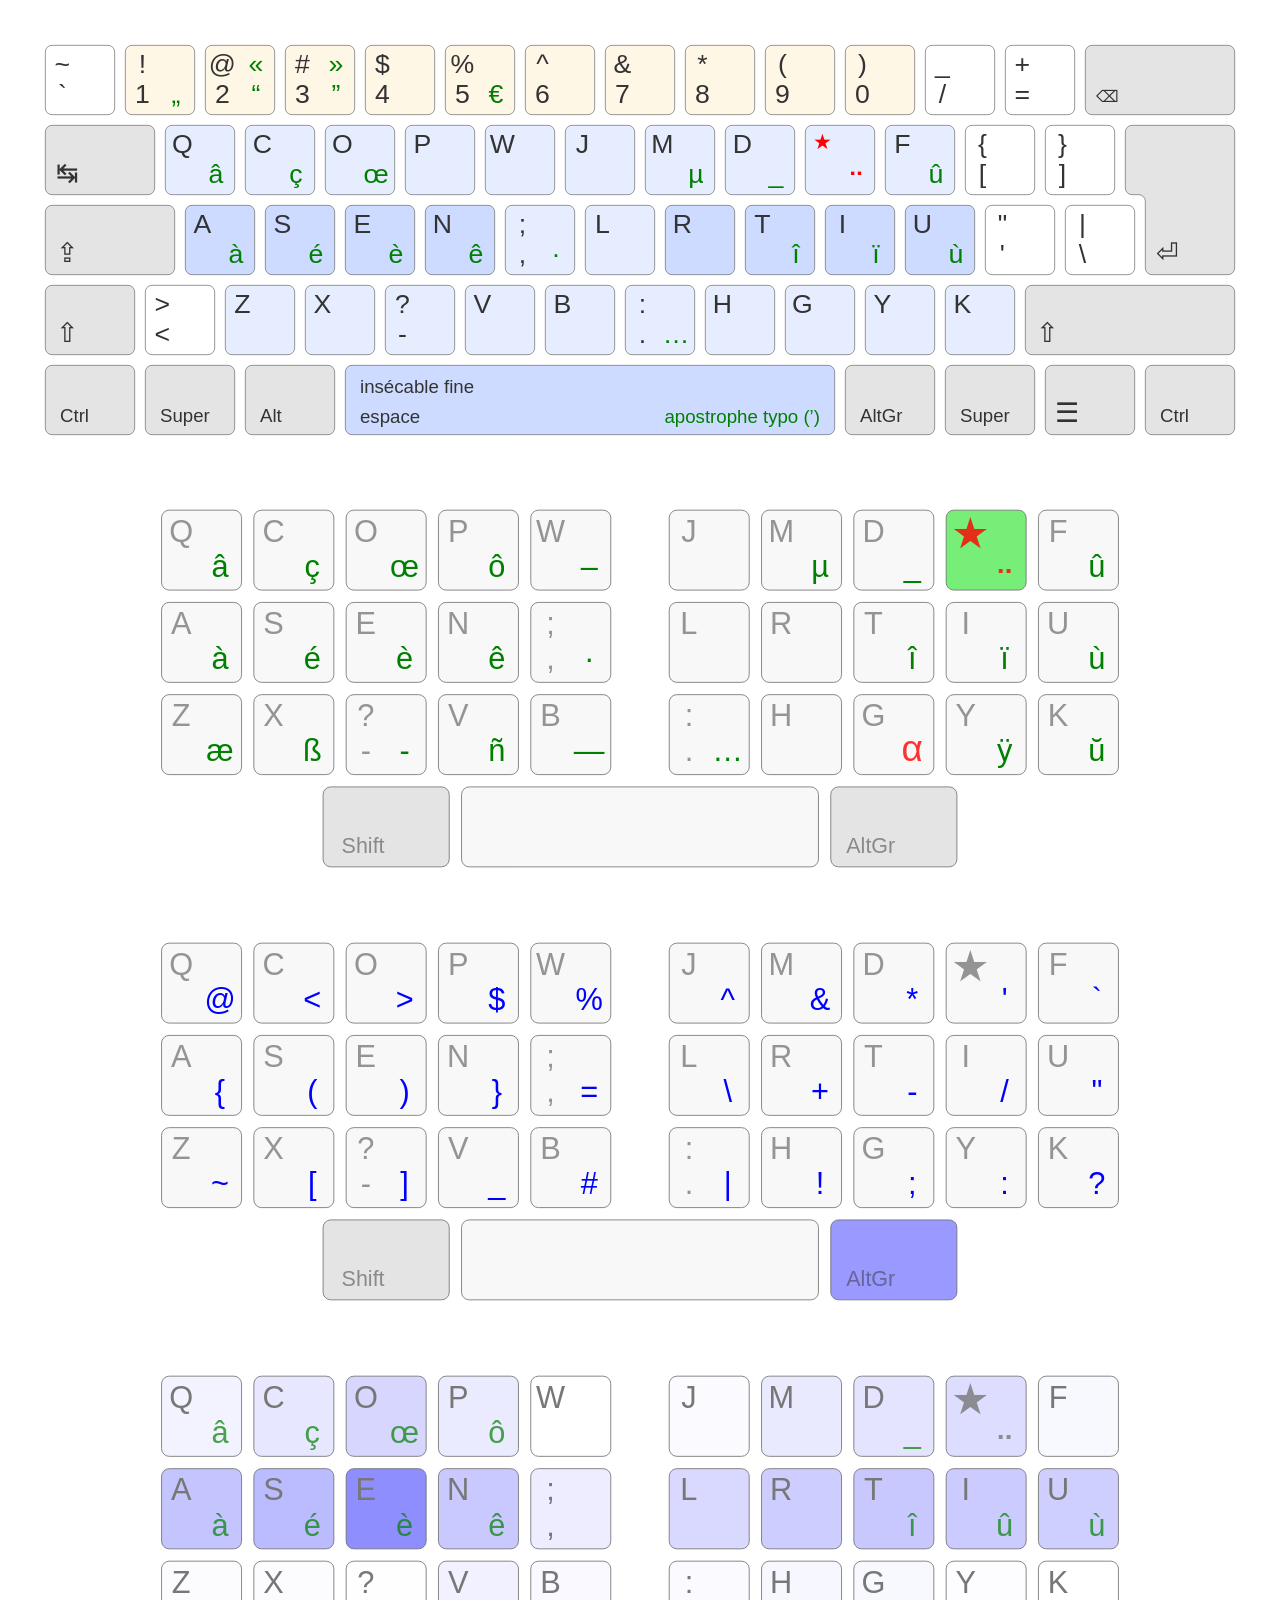
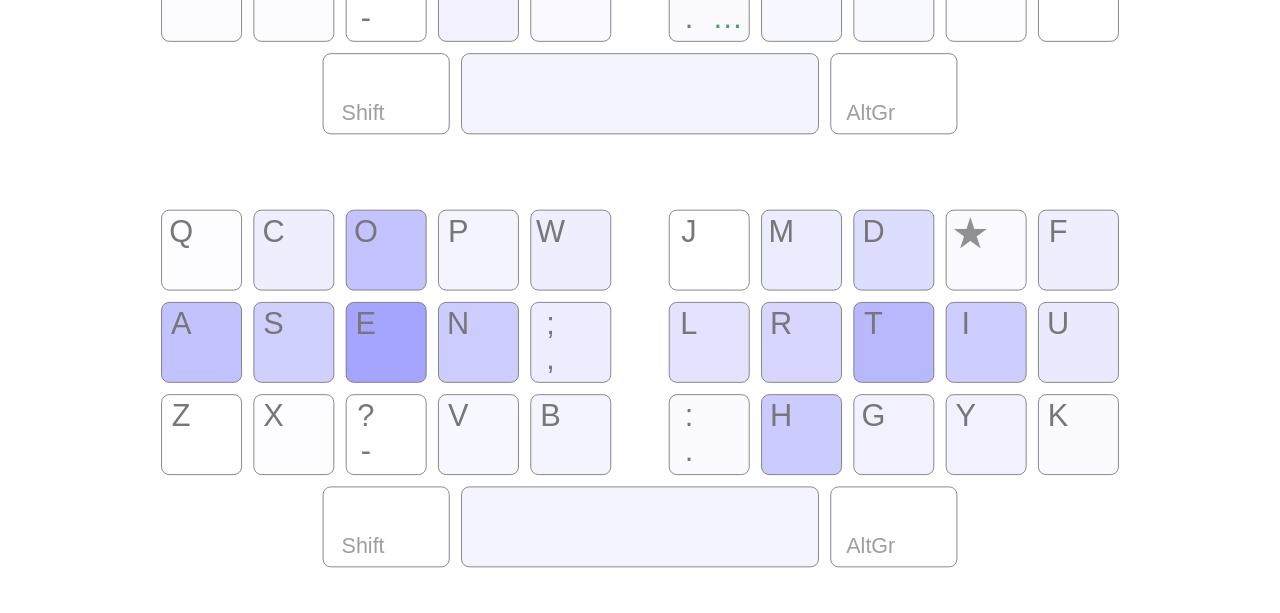
<file: img/index.html>
<html>
<head>
  <style>
    img { display: block; padding: 2em; }
    @media (prefers-color-scheme: dark) {
      body { background-color: black; }
    }
    div { background-color: white; }
  </style>
</head>
<body>
  <div>
    <img src="ergol.svg">
  </div>
  <img src="ergol_1dk.svg">
  <img src="ergol_altgr.svg">
  <img src="ergol_fr.svg">
  <img src="ergol_en.svg">
</body>
</html>
</file>
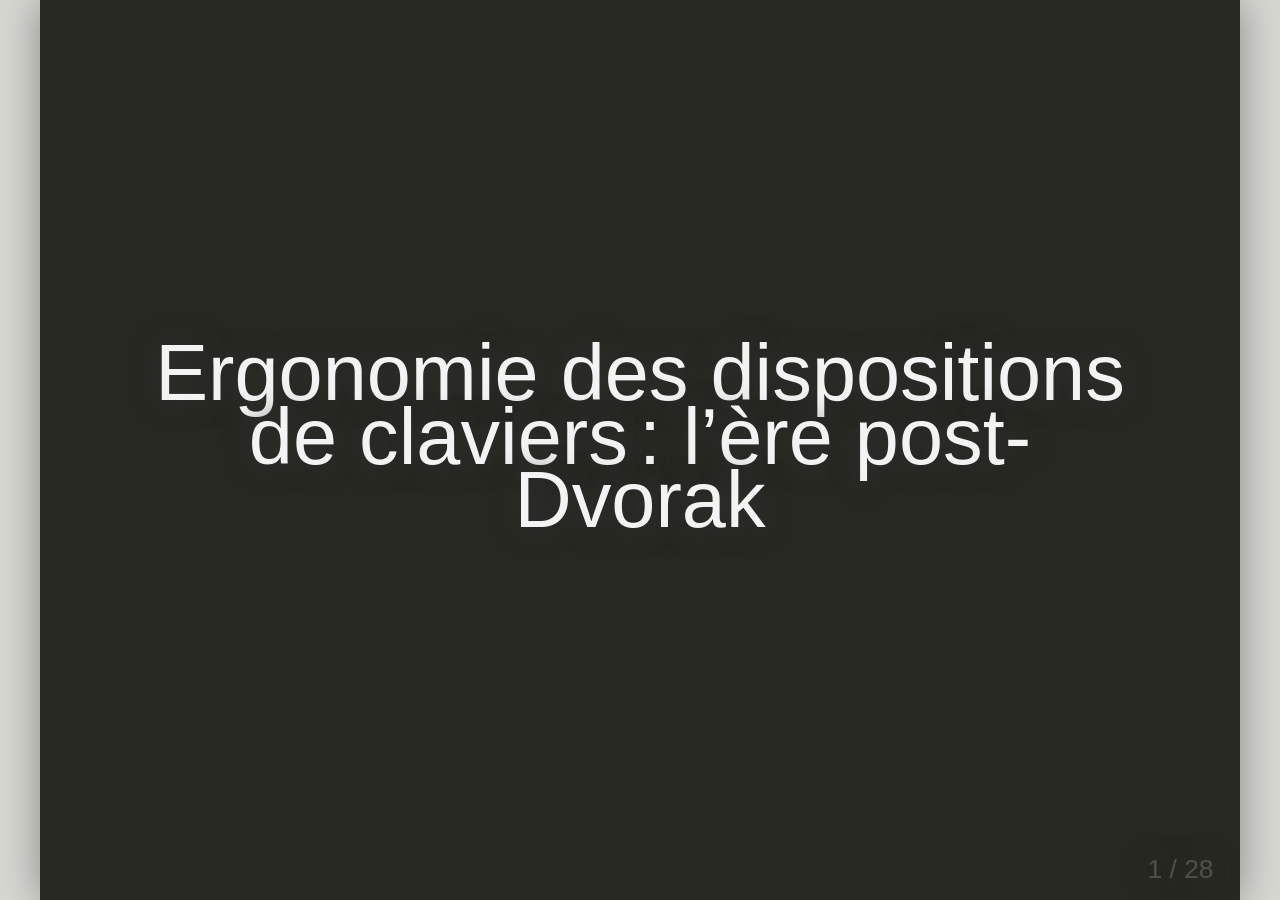
<file: slides/CapitolDuLibre2023/index.html>
<!DOCTYPE html>
<html>
  <head>
    <meta charset="UTF-8"/>
    <title>Ergonomie holistique du clavier</title>
    <style type="text/css">
      /*
      @import url(https://fonts.googleapis.com/css?family=Yanone+Kaffeesatz);
      @import url(https://fonts.googleapis.com/css?family=Droid+Serif:400,700,400italic);
      @import url(https://fonts.googleapis.com/css?family=Ubuntu+Mono:400,700,400italic);
      body { font-family: 'Droid Serif'; }
      h1, h2, h3 {
        font-family: 'Yanone Kaffeesatz';
        font-weight: normal;
      }
      .remark-code, .remark-inline-code { font-family: 'Ubuntu Mono'; }
      */
      .pull-left {
        float: left;
        width: 47%;
      }
      .pull-right {
        float: right;
        width: 47%;
      }
      .pull-right ~ p {
        clear: both;
      }
      #slideshow .slide .content code {
        font-size: 0.8em;
      }
      #slideshow .slide .content pre code {
        font-size: 0.9em;
        padding: 15px;
      }
      .inverse {
        background: #272822;
        color: #777872;
        text-shadow: 0 0 20px #333;
      }
      .inverse h1, .inverse h2 {
        color: #f3f3f3;
        line-height: 0.8em;
      }
      .inverse ul {
        margin-top: 2.5em;
      }
      .inverse li {
        text-align: left;
      }

      /* Slide-specific styling */
      #slide-inverse .footnote {
        bottom: 12px;
        left: 20px;
      }
      #slide-how .slides {
        font-size: 0.9em;
        position: absolute;
        top:  151px;
        right: 140px;
      }
      #slide-how .slides h3 {
        margin-top: 0.2em;
      }
      #slide-how .slides .first, #slide-how .slides .second {
        padding: 1px 20px;
        height: 90px;
        width: 120px;
        -moz-box-shadow: 0 0 10px #777;
        -webkit-box-shadow: 0 0 10px #777;
        box-shadow: 0 0 10px #777;
      }
      #slide-how .slides .first {
        background: #fff;
        position: absolute;
        top: 20%;
        left: 20%;
        z-index: 1;
      }
      #slide-how .slides .second {
        position: relative;
        background: #fff;
        z-index: 0;
      }

      /* kaze's stuff */
      body, h1, h2, h3 {
        font-family: "Liberation Sans", sans-serif;
      }
      h1, h2, h3 {
        font-weight: 400;
        margin-bottom: 0;
      }
      .remark-slide-content h1 { font-size: 3em; text-align: center; margin-bottom: 1em; }
      .remark-slide-content h2 { font-size: 2em; }
      .remark-slide-content h3 { font-size: 1.6em; }
      .remark-slide-content {
        background-size: contain;
      }
      p, li {
        font-size: 1.4em;
        margin-bottom: 1em;
      }
      img {
        max-width: 100%;
        max-height: 100%;
      }
      .footnote {
        position: absolute;
        bottom: 3em;
      }
      li p { line-height: 1.25em; }
      .red { color: #fa0000; }
      .large { font-size: 2em; }
      li li {
        font-size: 0.8em;
        margin-top: 0.3em;
        margin-bottom: 0;
      }
      key {
        display: inline-block;
        padding: 2px;
        border: 1px solid #888;
        border-radius: 2px;
        background-color: #eee;
      }
      .remark-code {
        text-align: center;
        font-size: 1.3em;
        font-weight: bold;
        margin-top: 0;
      }
      pre {
        margin-bottom: 2em;
      }
      a, a > code {
        color: rgb(249, 38, 114);
        text-decoration: none;
      }
      code {
        background: #e7e8e2;
        border-radius: 5px;
      }
      .remark-code, .remark-inline-code { font-family: 'Ubuntu Mono'; }
      .remark-code-line-highlighted     { background-color: #373832; }
      .inverse {
        background-position: center;
        background-repeat: no-repeat;
      }
    </style>
  </head>
  <body>
    <textarea id="source">
name: inverse
layout: true
class: center, middle, inverse

---
layout: false
class: middle, inverse

# Ergonomie des dispositions de claviers : l’ère post-Dvorak

---
## Qui suis-je?

- pseudo courant : Nuclear-Squid
- vrai nom : Léo Cazenave
- étudiant en informatique et électronique à Grenoble
- je traîne sur r/keyboard_layouts comme d’autres traînent sur pornhub
- dirige le projet Ergo-L

---
class: middle, inverse

# L’ère de Dvorak

---
## Qwerty (1878)

![](images/heatmap_qwerty.png)

- touches fréquentes éloignées
- charge des doigts très déséquilibrée
- trop d’enchaînements rédhibitoires (SFU ~= 5.75%)

---
## Dvorak (1936)

![](images/heatmap_dvorak.png)

- premier essai d’optimisation du clavier
- beaucoup plus efficace (SFU ~= 2.62%)
- perte des raccourcis claviers usuels

---
## Qwerty vs Dvorak <small>(pour la plupart des gens)</small>

![](images/heatmap_dvorak.png)

- confort de saisie :
    + Qwerty : pas ouf
    + Dvorak : optimisé
- bureautique :
    + Qwerty : optimisé
    + Dvorak : pas ouf

---
## Bépo ! (2010)

![](images/heatmap_bepo.png)

- SFU de 2.55%
- Dvorak pour le Français
- (*avec des changements débatables)

---
## Les contraintes des machines à écrire

![](images/machine_a_ecrire.jpg)

- Les roulements sont à éviter
- Les raccourcis n’existaient pas encore

=> Dvorak repose sur des principes dépassés

---
template: inverse

# L’avènement de<br><br>Colemak et du Planck

---
## Planck (2015)

![](images/planck2.png)

On déplace les touches sous les doigts, au lieu des doigts sur les touches

Pour comprendre l’intérêt, venez voir notre stand

---

<div style="text-align: center">
    <img src="images/kinesis_contour.png"> </img>
    <p>avant / après<p>
    <img src="images/ferris2.jpg" width="60%"> </img>
</div>

---
## Colemak (2006)

![](images/heatmap_colemak.png)

- raccourcis usuels conservés (sauf `ctrl+S`)
- favorise les alternances de mains *et* les roulements

=> meilleur que Dvorak **avec** les raccourcis de Qwerty

---
## Workman (2010)

![](images/heatmap_workman.png)

- \+ *excellente* charge des doigts / heatmap
- \- SFU moins bon que Colemak (~2.55%)

---
template: inverse

# Développons une dispo <br> <br> francophone moderne

---
## La stats à optimiser en priorité

les stats qu’on peut étudier :

- heatmap / charge des doigts
- taux de SFU / SKU
- proportion de roulements / changements de mains

Vous pensez quoi ?

---
## La stats à optimiser en priorité

les stats qu’on peut étudier :

- heatmap / charge des doigts
- taux de **SFU** / SKU
- proportion de roulements / changements de mains

=> aucune, on cherche à avoir ni la meilleure moyenne, ni le meilleur score possible sur une seule stat, mais limiter les points d’accroche.

---
## Objectifs d’Ergo-L

- un layout qui optimise les 3×10 touches pour :
    + français
    + anglais
    + programmation
<!-- - une ergonomie façon Colemak / Workman -->
- une ergonomie façon Colemak <br> <small>les raccouris claviers usuels (`ctrl+[QASZXCV]`)</small>
- une heatmap façon Workman
- permet une typographie nickel
- les chiffres en direct !!!
- compatible claviers compacts

---
## Français **et** anglais ??

![](images/top10letters.png)

![](images/top10letters_ergol.png)

Donc oui, c’est carrément possible.

---
## Pourquoi pas le E sur l’index ?

- le `E` est de très loin la lettre la plus fréquente en français et anglais
- Bépo l’a fait
- aucun autre layout optimisé ne l’a fait

=> charge des doigts très déséquilibrée et enchaînements pourris

---
## Comment on gère les accents ?

On les donne en accés direct :
- en extension, comme Azerty
- dans les 3×10 touches, comme Bépo

=> pas compatible claviers compacts

<br>

On les met en AltGr :

=> source d’erreur à haute vitesse

(voir les travaux de Ben Vallack)

---
## Touche morte !

La touche morte permet de faire les accents, diacritiques et ponctuations spéciales

- \+ compacte
- \+ inratable
- \- ajoute ~4% de touches (dont 3% pour `é` et `’`)
- \- cause quelques SFB supplémentaires

=> Démo !

utilisée depuis 15 ans en Qwerty Lafayette

---
## AltGr

![](images/ergol_altgr.png)

on peut avoir un AltGr dédié aux symboles de prog

enchaînements courants optimisés : `+=`, `=>`, `!=`, `$@`…

=> Re Démo !

---
## Petit jeu

![](images/jeu_reponse_cache.png)

---
## Petit jeu

![](images/jeu_reponse.png)

---
## Attention aux stats

<small> charge des doigts d’Ergo-L en français : </small>

![](images/charge_doigts_ergol.png)

Ces stats permettent d’avoir une super vue d’ensemble, mais il faut savoir les interpréter

=> Toujours essayer la dispo avant de prendre une décision

---
## Attention aux stats

![](images/ergolak.png)

---
## Vers l’infini et au-delà !

![](images/heatmap_mtgap.png)

En renonçant à certains critères de confort*, on peut atteindre un taux SFU extrèmement bas : SFU=1.02% !

*(raccourcis usuels, charge des doigts…)

---
template: inverse

## Ergo-L est meilleur que Dvorak en anglais <br> et que Bépo en français

<small>(et que Qwerty en programmation)</small>

- Dvorak était pertinent sur des machines à écrire
- Colemak est bien meilleur sur les claviers modernes
- (et les claviers compacts, ça claque)
- <small>(et les chiffres en indirect, c’est infect…)</small>

[https://ergol.org](ergol.org)


    </textarea>
    <script src="remark.js" type="text/javascript"></script>
    <script type="text/javascript">
      var slideshow = remark.create();
    </script>
  </body>
</html>
</file>
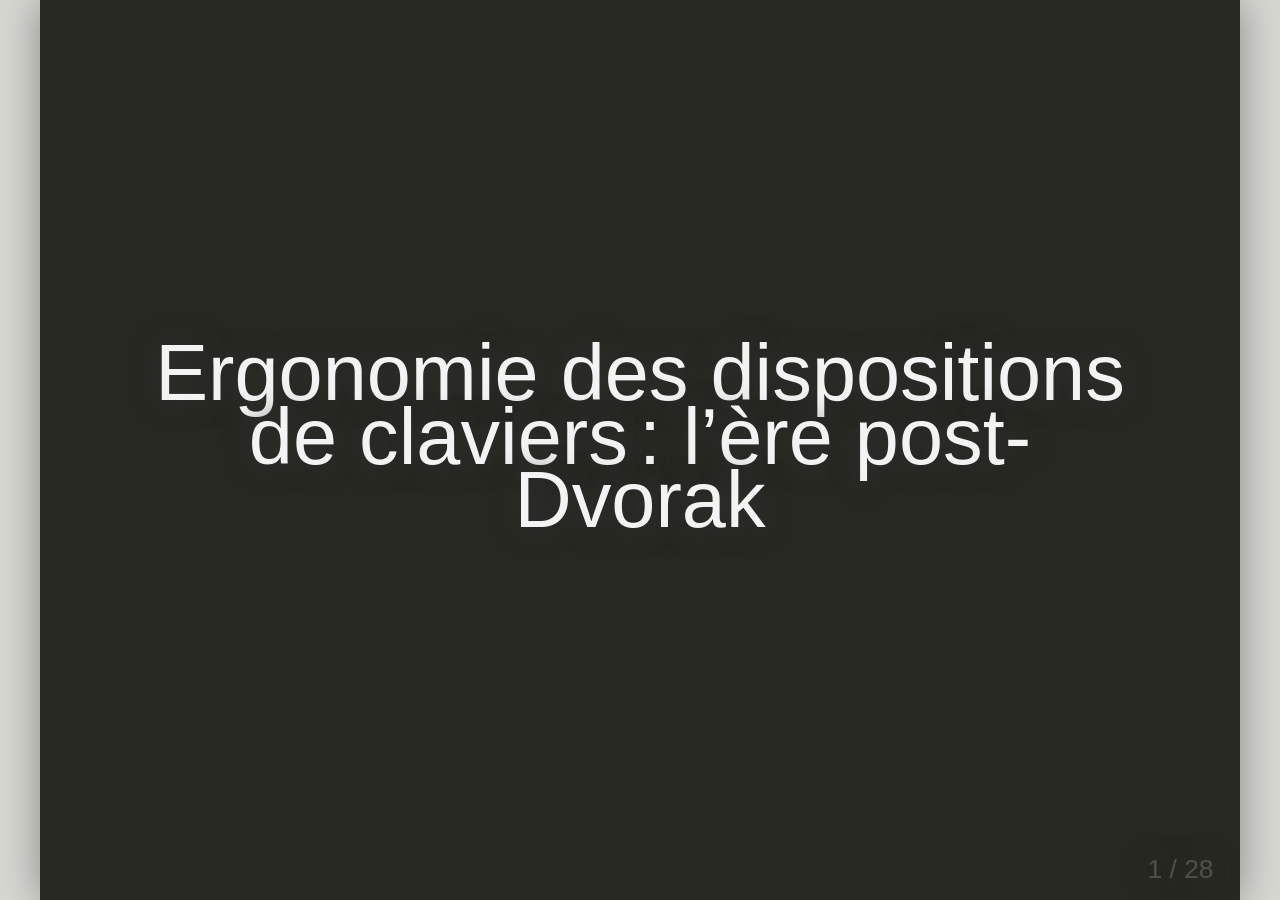
<file: slides/CapitoleDuLibre2023/index.html>
<!DOCTYPE html>
<html>
  <head>
    <meta charset="UTF-8"/>
    <title>Ergonomie des dispositions de claviers : l’ère post-Dvorak</title>
    <style type="text/css">
      /*
      @import url(https://fonts.googleapis.com/css?family=Yanone+Kaffeesatz);
      @import url(https://fonts.googleapis.com/css?family=Droid+Serif:400,700,400italic);
      @import url(https://fonts.googleapis.com/css?family=Ubuntu+Mono:400,700,400italic);
      body { font-family: 'Droid Serif'; }
      h1, h2, h3 {
        font-family: 'Yanone Kaffeesatz';
        font-weight: normal;
      }
      .remark-code, .remark-inline-code { font-family: 'Ubuntu Mono'; }
      */
      .pull-left {
        float: left;
        width: 47%;
      }
      .pull-right {
        float: right;
        width: 47%;
      }
      .pull-right ~ p {
        clear: both;
      }
      #slideshow .slide .content code {
        font-size: 0.8em;
      }
      #slideshow .slide .content pre code {
        font-size: 0.9em;
        padding: 15px;
      }
      .inverse {
        background: #272822;
        color: #777872;
        text-shadow: 0 0 20px #333;
      }
      .inverse h1, .inverse h2 {
        color: #f3f3f3;
        line-height: 0.8em;
      }
      .inverse ul {
        margin-top: 2.5em;
      }
      .inverse li {
        text-align: left;
      }

      /* Slide-specific styling */
      #slide-inverse .footnote {
        bottom: 12px;
        left: 20px;
      }
      #slide-how .slides {
        font-size: 0.9em;
        position: absolute;
        top:  151px;
        right: 140px;
      }
      #slide-how .slides h3 {
        margin-top: 0.2em;
      }
      #slide-how .slides .first, #slide-how .slides .second {
        padding: 1px 20px;
        height: 90px;
        width: 120px;
        -moz-box-shadow: 0 0 10px #777;
        -webkit-box-shadow: 0 0 10px #777;
        box-shadow: 0 0 10px #777;
      }
      #slide-how .slides .first {
        background: #fff;
        position: absolute;
        top: 20%;
        left: 20%;
        z-index: 1;
      }
      #slide-how .slides .second {
        position: relative;
        background: #fff;
        z-index: 0;
      }

      /* kaze's stuff */
      body, h1, h2, h3 {
        font-family: "Liberation Sans", sans-serif;
      }
      h1, h2, h3 {
        font-weight: 400;
        margin-bottom: 0;
      }
      .remark-slide-content h1 { font-size: 3em; text-align: center; margin-bottom: 1em; }
      .remark-slide-content h2 { font-size: 2em; }
      .remark-slide-content h3 { font-size: 1.6em; }
      .remark-slide-content {
        background-size: contain;
      }
      p, li {
        font-size: 1.4em;
        margin-bottom: 1em;
      }
      img {
        max-width: 100%;
        max-height: 100%;
      }
      .footnote {
        position: absolute;
        bottom: 3em;
      }
      li p { line-height: 1.25em; }
      .red { color: #fa0000; }
      .large { font-size: 2em; }
      li li {
        font-size: 0.8em;
        margin-top: 0.3em;
        margin-bottom: 0;
      }
      key {
        display: inline-block;
        padding: 2px;
        border: 1px solid #888;
        border-radius: 2px;
        background-color: #eee;
      }
      .remark-code {
        text-align: center;
        font-size: 1.3em;
        font-weight: bold;
        margin-top: 0;
      }
      pre {
        margin-bottom: 2em;
      }
      a, a > code {
        color: rgb(249, 38, 114);
        text-decoration: none;
      }
      code {
        background: #e7e8e2;
        border-radius: 5px;
      }
      .remark-code, .remark-inline-code { font-family: 'Ubuntu Mono'; }
      .remark-code-line-highlighted     { background-color: #373832; }
      .inverse {
        background-position: center;
        background-repeat: no-repeat;
      }
    </style>
  </head>
  <body>
    <textarea id="source">
name: inverse
layout: true
class: center, middle, inverse

---
layout: false
class: middle, inverse

# Ergonomie des dispositions de claviers : l’ère post-Dvorak

---
## Qui suis-je?

- pseudo courant : Nuclear-Squid
- vrai nom : Léo Cazenave
- étudiant en informatique et électronique à Grenoble
- je traîne sur r/keyboard_layouts comme d’autres traînent sur pornhub
- dirige le projet Ergo-L

---
class: middle, inverse

# L’ère de Dvorak

---
## Qwerty (1878)

![](images/heatmap_qwerty.png)

- touches fréquentes éloignées
- charge des doigts très déséquilibrée
- trop d’enchaînements rédhibitoires (SFU ~= 5.75%)

---
## Dvorak (1936)

![](images/heatmap_dvorak.png)

- premier essai d’optimisation du clavier
- beaucoup plus efficace (SFU ~= 2.62%)
- perte des raccourcis claviers usuels

---
## Qwerty vs Dvorak <small>(pour la plupart des gens)</small>

![](images/heatmap_dvorak.png)

- confort de saisie :
    + Qwerty : pas ouf
    + Dvorak : optimisé
- bureautique :
    + Qwerty : optimisé
    + Dvorak : pas ouf

---
## Bépo ! (2010)

![](images/heatmap_bepo.png)

- SFU de 2.55%
- Dvorak pour le Français
- (*avec des changements débatables)

---
## Les contraintes des machines à écrire

![](images/machine_a_ecrire.jpg)

- Les roulements sont à éviter
- Les raccourcis n’existaient pas encore

=> Dvorak repose sur des principes dépassés

---
template: inverse

# L’avènement de<br><br>Colemak et du Planck

---
## Planck (2015)

![](images/planck2.png)

On déplace les touches sous les doigts, au lieu des doigts sur les touches

Pour comprendre l’intérêt, venez voir notre stand

---

<div style="text-align: center">
    <img src="images/kinesis_contour.png"> </img>
    <p>avant / après<p>
    <img src="images/ferris2.jpg" width="60%"> </img>
</div>

---
## Colemak (2006)

![](images/heatmap_colemak.png)

- raccourcis usuels conservés (sauf `ctrl+S`)
- favorise les alternances de mains *et* les roulements

=> meilleur que Dvorak **avec** les raccourcis de Qwerty

---
## Workman (2010)

![](images/heatmap_workman.png)

- \+ *excellente* charge des doigts / heatmap
- \- SFU moins bon que Colemak (~2.55%)

---
template: inverse

# Développons une dispo <br> <br> francophone moderne

---
## La stats à optimiser en priorité

les stats qu’on peut étudier :

- heatmap / charge des doigts
- taux de SFU / SKU
- proportion de roulements / changements de mains

Vous pensez quoi ?

---
## La stats à optimiser en priorité

les stats qu’on peut étudier :

- heatmap / charge des doigts
- taux de **SFU** / SKU
- proportion de roulements / changements de mains

=> aucune, on cherche à avoir ni la meilleure moyenne, ni le meilleur score possible sur une seule stat, mais limiter les points d’accroche.

---
## Objectifs d’Ergo-L

- un layout qui optimise les 3×10 touches pour :
    + français
    + anglais
    + programmation
<!-- - une ergonomie façon Colemak / Workman -->
- une ergonomie façon Colemak <br> <small>les raccouris claviers usuels (`ctrl+[QASZXCV]`)</small>
- une heatmap façon Workman
- permet une typographie nickel
- les chiffres en direct !!!
- compatible claviers compacts

---
## Français **et** anglais ??

![](images/top10letters.png)

![](images/top10letters_ergol.png)

Donc oui, c’est carrément possible.

---
## Pourquoi pas le E sur l’index ?

- le `E` est de très loin la lettre la plus fréquente en français et anglais
- Bépo l’a fait
- aucun autre layout optimisé ne l’a fait

=> charge des doigts très déséquilibrée et enchaînements pourris

---
## Comment on gère les accents ?

On les donne en accés direct :
- en extension, comme Azerty
- dans les 3×10 touches, comme Bépo

=> pas compatible claviers compacts

<br>

On les met en AltGr :

=> source d’erreur à haute vitesse

(voir les travaux de Ben Vallack)

---
## Touche morte !

La touche morte permet de faire les accents, diacritiques et ponctuations spéciales

- \+ compacte
- \+ inratable
- \- ajoute ~4% de touches (dont 3% pour `é` et `’`)
- \- cause quelques SFB supplémentaires

=> Démo !

utilisée depuis 15 ans en Qwerty Lafayette

---
## AltGr

![](images/ergol_altgr.png)

on peut avoir un AltGr dédié aux symboles de prog

enchaînements courants optimisés : `+=`, `=>`, `!=`, `$@`…

=> Re Démo !

---
## Petit jeu

![](images/jeu_reponse_cache.png)

---
## Petit jeu

![](images/jeu_reponse.png)

---
## Attention aux stats

<small> charge des doigts d’Ergo-L en français : </small>

![](images/charge_doigts_ergol.png)

Ces stats permettent d’avoir une super vue d’ensemble, mais il faut savoir les interpréter

=> Toujours essayer la dispo avant de prendre une décision

---
## Attention aux stats

![](images/ergolak.png)

---
## Vers l’infini et au-delà !

![](images/heatmap_mtgap.png)

En renonçant à certains critères de confort*, on peut atteindre un taux SFU extrèmement bas : SFU=1.02% !

*(raccourcis usuels, charge des doigts…)

---
template: inverse

## Ergo-L est meilleur que Dvorak en anglais <br> et que Bépo en français

<small>(et que Qwerty en programmation)</small>

- Dvorak était pertinent sur des machines à écrire
- Colemak est bien meilleur sur les claviers modernes
- (et les claviers compacts, ça claque)
- <small>(et les chiffres en indirect, c’est infect…)</small>

[https://ergol.org](ergol.org)


    </textarea>
    <script src="remark.js" type="text/javascript"></script>
    <script type="text/javascript">
      var slideshow = remark.create();
    </script>
  </body>
</html>
</file>
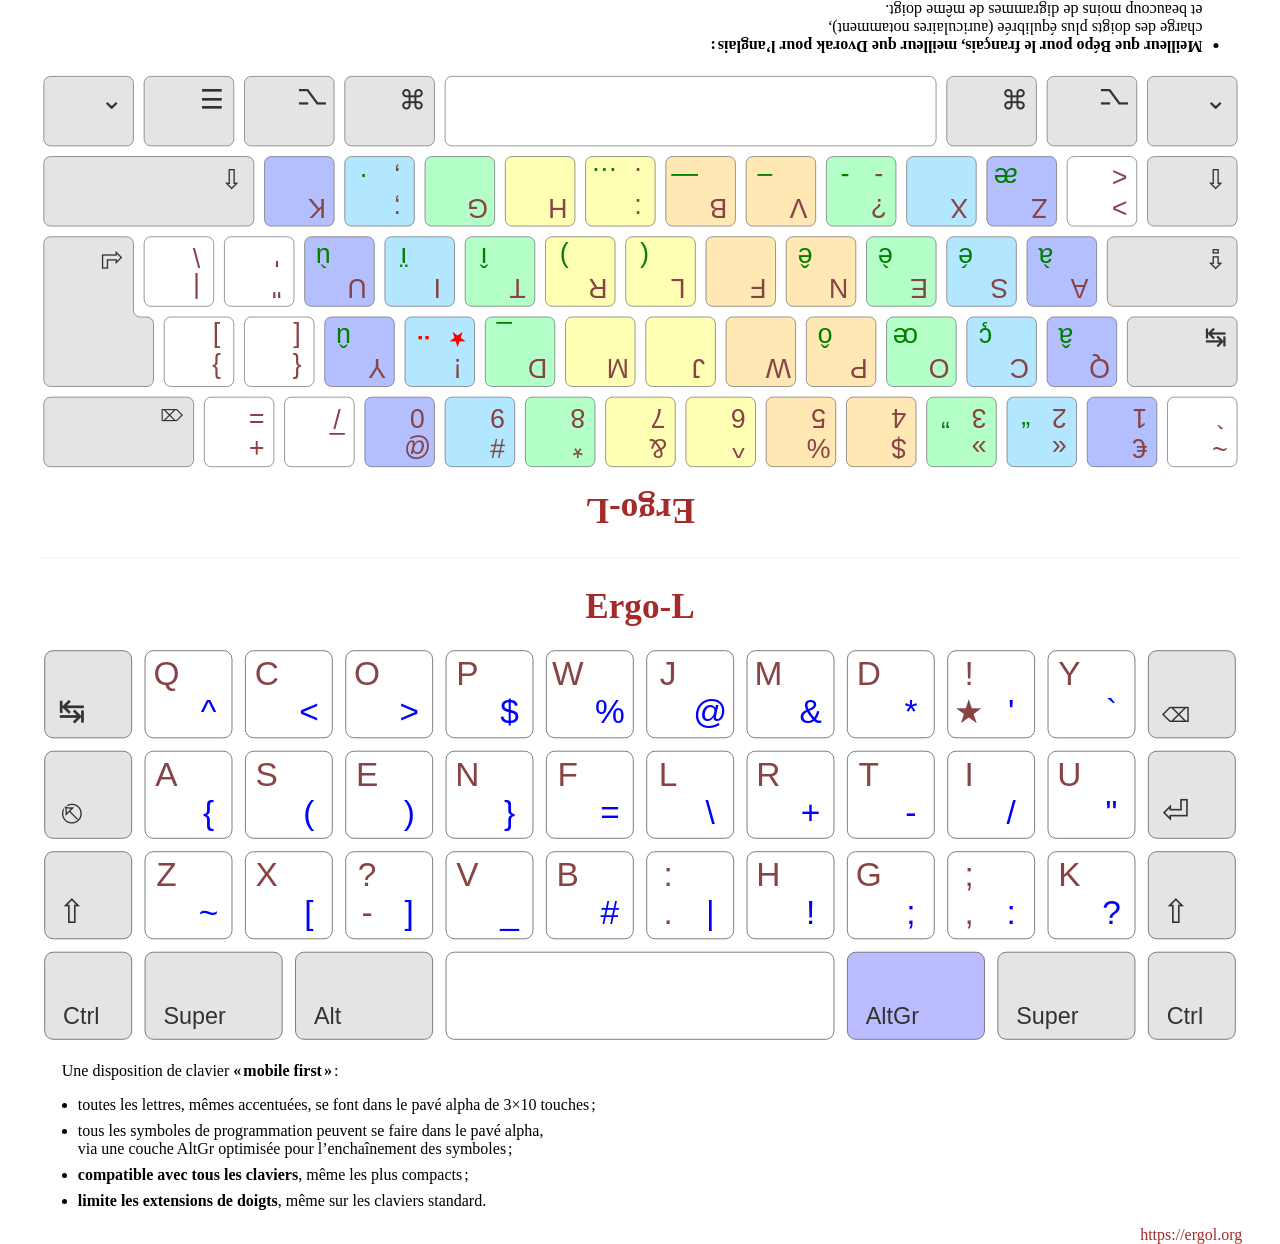
<file: www/content/installation/cavalier.html>
<!doctype html>
<html>
  <head>
    <meta charset="utf-8">
    <link rel="stylesheet" href="cavalier.css">
  </head>
  <body>

    <section class="layout">
      <header> Ergo-L </header>
      <img src="ergol.svg">
      <ul>
        <li> <strong> Meilleur que Bépo pour le français, meilleur que Dvorak pour l’anglais : </strong><br>
          charge des doigts plus équlibrée (auriculaires notamment), <br>
          et beaucoup moins de digrammes de même doigt. </li>
        <li> <strong> Meilleur que Qwerty pour coder : </strong><br>
          les symboles de programmation sont accessibles soit comme en Qwerty ANSI,<br>
          soit via une couche AltGr spécifiquement optimisée pour cet usage </li>
        <li> <strong> Préserve les raccourcis à une main et les chiffres en direct.</strong> </li>
      </ul>
      <footer> <a href="https://ergol.org/">https://ergol.org</a> </footer>
    </section>
    <hr>
    <section class="altgr">
      <header> Ergo-L </header>
      <img src="ergol-altgr.svg">
      <p> Une disposition de clavier <strong>« mobile first »</strong> : </p>
      <ul>
        <li> toutes les lettres, mêmes accentuées, se font dans le pavé alpha de
          3×10 touches ; </li>
        <li> tous les symboles de programmation peuvent se faire dans le pavé alpha,<br>
          via une couche AltGr optimisée pour l’enchaînement des symboles ; </li>
        <li> <strong>compatible avec tous les claviers</strong>,
          même les plus compacts ; </li>
        <li> <strong>limite les extensions de doigts</strong>,
          même sur les claviers standard. </li>
      </ul>
      <footer> <a href="https://ergol.org/">https://ergol.org</a> </footer>
    </section>

  </body>
</html>
</file>
<file: www/content/installation/cavalier.css>
@page {
  size: A4 portrait;
}

html {
  margin: 0;
}

body {
  margin: 0 1cm;
  font-size: 16px;
  font-style: sans-serif;
}

section {
  height: 14.5cm;
}

header {
  line-height: 2cm;
  height: 2cm;
  font-weight: bold;
  font-size: 2.2em;
  color: brown;
  text-align: center;
}

footer {
  text-align: right;
}

li { margin-top: 0.5em; }
p { margin-left: 1.5em; }

hr {
  opacity: 0.1;
  margin: 0.25cm 0;
}

.layout { transform: rotate(180deg); }

img { display: block; }

a {
  color: brown;
  text-decoration: none;
}
</file>
